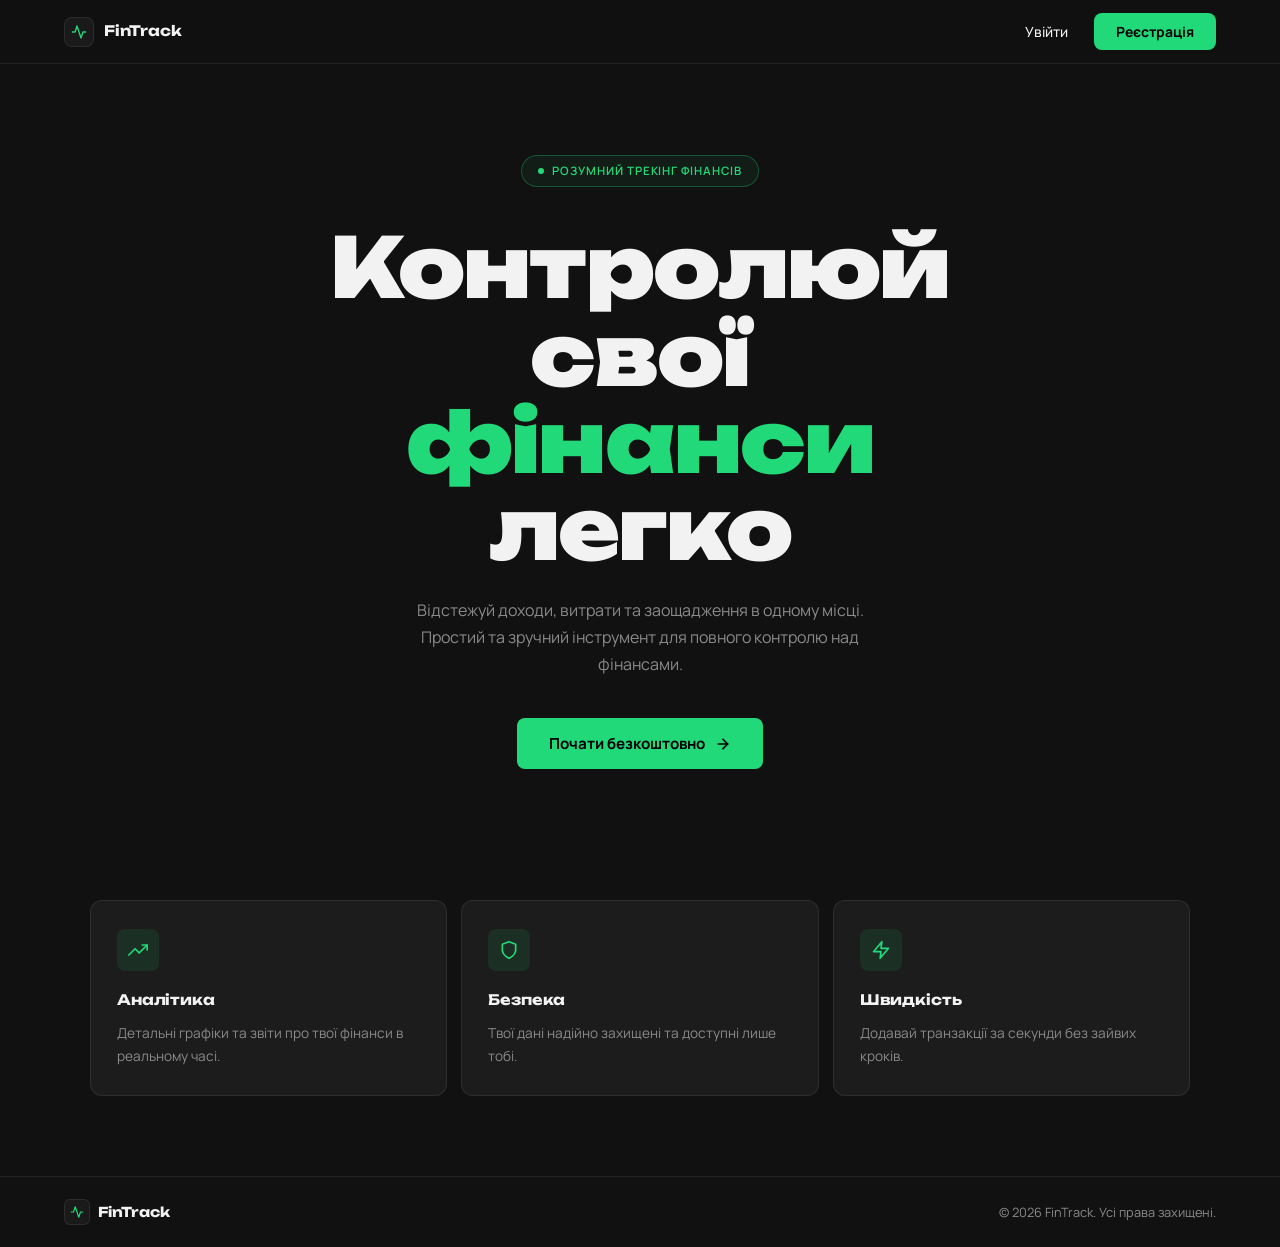
<file: frontend/index.html>
﻿<!DOCTYPE html>
<html lang="uk">
<head>
  <meta charset="UTF-8" />
  <meta name="viewport" content="width=device-width, initial-scale=1.0" />
  <title>FinTrack - Розумний трекінг фінансів</title>

  <link rel="preconnect" href="https://fonts.googleapis.com" />
  <link rel="preconnect" href="https://fonts.gstatic.com" crossorigin />
  <link href="https://fonts.googleapis.com/css2?family=Unbounded:wght@700;900&family=Manrope:wght@400;500;600;700&display=swap" rel="stylesheet" />

  <link rel="stylesheet" href="css/variables.css" />
  <link rel="stylesheet" href="css/base.css" />
  <link rel="stylesheet" href="css/navbar.css" />
  <link rel="stylesheet" href="css/footer.css" />
  <link rel="stylesheet" href="css/hero.css" />
  <link rel="stylesheet" href="css/cards.css" />
  <link rel="stylesheet" href="css/hover.css" />
</head>
<body>
  <nav class="navbar" id="navbar">
    <a class="navbar__logo" href="index.html" aria-label="FinTrack">
      <span class="navbar__logo-icon">
        <svg viewBox="0 0 24 24" fill="none" stroke="currentColor" stroke-width="2" stroke-linecap="round" stroke-linejoin="round" style="width:16px;height:16px;stroke:var(--accent)">
          <polyline points="22 12 18 12 15 21 9 3 6 12 2 12"></polyline>
        </svg>
      </span>
      FinTrack
    </a>
    <div class="navbar__actions">
      <button class="btn-ghost" type="button" data-auth-target="login">Увійти</button>
      <button class="btn-primary" type="button" data-auth-target="register">Реєстрація</button>
    </div>
    <button class="navbar__hamburger" id="hamburger" aria-label="Відкрити меню">
      <span></span><span></span><span></span>
    </button>
  </nav>

  <div class="navbar__mobile" id="mobileMenu">
    <button class="btn-ghost" type="button" data-auth-target="login">Увійти</button>
    <button class="btn-primary" type="button" data-auth-target="register">Реєстрація</button>
  </div>

  <section class="hero">
    <span class="hero__badge">
      <span class="hero__badge-dot"></span>
      Розумний трекінг фінансів
    </span>
    <h1 class="hero__title">Контролюй свої<br /><span class="accent">фінанси</span> легко</h1>
    <p class="hero__sub">
      Відстежуй доходи, витрати та заощадження в одному місці.
      Простий та зручний інструмент для повного контролю над фінансами.
    </p>
    <div class="hero__cta">
      <button class="btn-cta" type="button" data-auth-target="register">
        Почати безкоштовно
        <svg viewBox="0 0 24 24" fill="none" stroke="currentColor" stroke-width="2.5" stroke-linecap="round" stroke-linejoin="round" style="width:16px;height:16px">
          <line x1="5" y1="12" x2="19" y2="12"></line>
          <polyline points="12 5 19 12 12 19"></polyline>
        </svg>
      </button>
    </div>
  </section>

  <section class="cards-section">
    <div class="cards">
      <div class="card hover-lift hover-icon-scale">
        <div class="card__icon">
          <svg viewBox="0 0 24 24">
            <polyline points="23 6 13.5 15.5 8.5 10.5 1 18"></polyline>
            <polyline points="17 6 23 6 23 12"></polyline>
          </svg>
        </div>
        <h3 class="card__title">Аналітика</h3>
        <p class="card__text">Детальні графіки та звіти про твої фінанси в реальному часі.</p>
      </div>
      <div class="card hover-lift hover-icon-scale">
        <div class="card__icon">
          <svg viewBox="0 0 24 24">
            <path d="M12 22s8-4 8-10V5l-8-3-8 3v7c0 6 8 10 8 10z"></path>
          </svg>
        </div>
        <h3 class="card__title">Безпека</h3>
        <p class="card__text">Твої дані надійно захищені та доступні лише тобі.</p>
      </div>
      <div class="card hover-lift hover-icon-scale">
        <div class="card__icon">
          <svg viewBox="0 0 24 24">
            <polygon points="13 2 3 14 12 14 11 22 21 10 12 10 13 2"></polygon>
          </svg>
        </div>
        <h3 class="card__title">Швидкість</h3>
        <p class="card__text">Додавай транзакції за секунди без зайвих кроків.</p>
      </div>
    </div>
  </section>

  <footer class="footer">
    <a class="footer__logo" href="index.html" aria-label="FinTrack">
      <span class="footer__logo-icon">
        <svg viewBox="0 0 24 24" fill="none" stroke="currentColor" stroke-width="2" stroke-linecap="round" stroke-linejoin="round" style="width:14px;height:14px;stroke:var(--accent)">
          <polyline points="22 12 18 12 15 21 9 3 6 12 2 12"></polyline>
        </svg>
      </span>
      FinTrack
    </a>
    <p class="footer__copy">© 2026 FinTrack. Усі права захищені.</p>
  </footer>

  <script src="js/navbar.js"></script>
  <script src="js/main.js"></script>
</body>
</html>
</file>
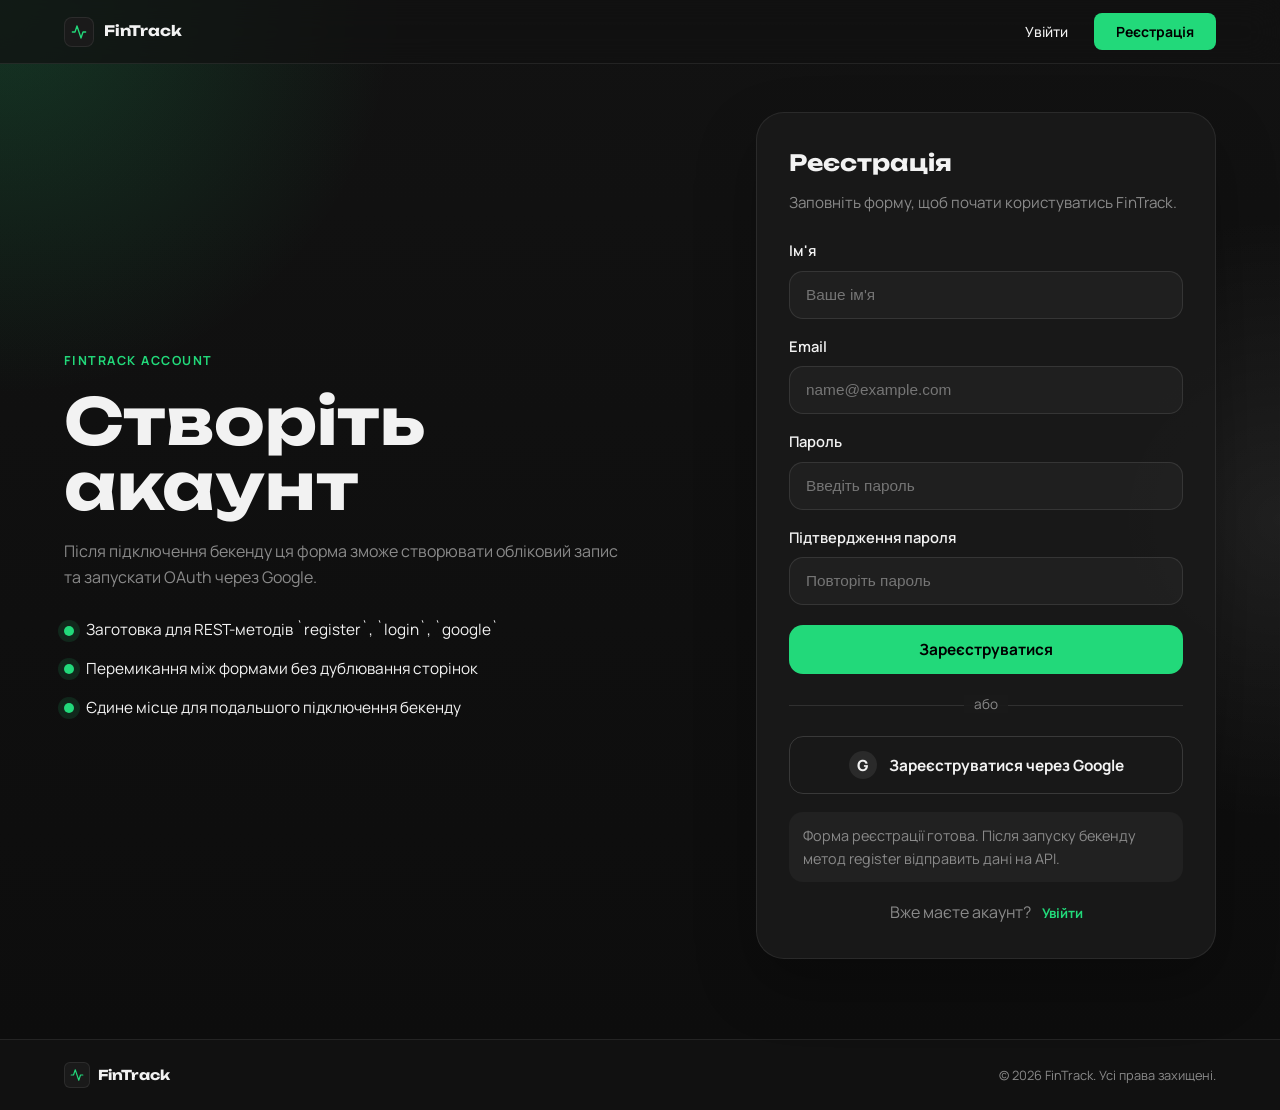
<file: frontend/auth.html>
﻿<!DOCTYPE html>
<html lang="uk">
<head>
  <meta charset="UTF-8" />
  <meta name="viewport" content="width=device-width, initial-scale=1.0" />
  <title>FinTrack - Авторизація</title>

  <link rel="preconnect" href="https://fonts.googleapis.com" />
  <link rel="preconnect" href="https://fonts.gstatic.com" crossorigin />
  <link href="https://fonts.googleapis.com/css2?family=Unbounded:wght@700;900&family=Manrope:wght@400;500;600;700&display=swap" rel="stylesheet" />

  <link rel="stylesheet" href="css/variables.css" />
  <link rel="stylesheet" href="css/base.css" />
  <link rel="stylesheet" href="css/navbar.css" />
  <link rel="stylesheet" href="css/footer.css" />
  <link rel="stylesheet" href="css/auth.css" />
</head>
<body>
  <nav class="navbar" id="navbar">
    <a class="navbar__logo" href="index.html" aria-label="FinTrack">
      <span class="navbar__logo-icon">
        <svg viewBox="0 0 24 24" fill="none" stroke="currentColor" stroke-width="2" stroke-linecap="round" stroke-linejoin="round" style="width:16px;height:16px;stroke:var(--accent)">
          <polyline points="22 12 18 12 15 21 9 3 6 12 2 12"></polyline>
        </svg>
      </span>
      FinTrack
    </a>

    <div class="navbar__actions">
      <button class="btn-ghost" type="button" data-switch-mode="login">Увійти</button>
      <button class="btn-primary" type="button" data-switch-mode="register">Реєстрація</button>
    </div>

    <button class="navbar__hamburger" id="hamburger" aria-label="Відкрити меню">
      <span></span><span></span><span></span>
    </button>
  </nav>

  <div class="navbar__mobile" id="mobileMenu">
    <button class="btn-ghost" type="button" data-switch-mode="login">Увійти</button>
    <button class="btn-primary" type="button" data-switch-mode="register">Реєстрація</button>
  </div>

  <main class="auth-page">
    <section class="auth-shell">
      <div class="auth-panel">
        <p class="auth-panel__eyebrow">FinTrack account</p>
        <h1 class="auth-panel__title" id="authTitle">Створіть акаунт</h1>
        <p class="auth-panel__text" id="authSubtitle">
          Після підключення бекенду ця форма зможе створювати обліковий запис та запускати OAuth через Google.
        </p>

        <div class="auth-panel__items">
          <div class="auth-panel__item">
            <span class="auth-panel__dot"></span>
            Заготовка для REST-методів `register`, `login`, `google`
          </div>
          <div class="auth-panel__item">
            <span class="auth-panel__dot"></span>
            Перемикання між формами без дублювання сторінок
          </div>
          <div class="auth-panel__item">
            <span class="auth-panel__dot"></span>
            Єдине місце для подальшого підключення бекенду
          </div>
        </div>
      </div>

      <section class="auth-card">
        <div class="auth-card__header">
          <h2 id="formHeading">Реєстрація</h2>
          <p id="formDescription">Заповніть форму, щоб почати користуватись FinTrack.</p>
        </div>

        <form class="auth-form" id="authForm" novalidate>
          <div class="auth-form__field" id="nameField">
            <label for="name">Ім'я</label>
            <input id="name" name="name" type="text" placeholder="Ваше ім'я" autocomplete="name" />
          </div>

          <div class="auth-form__field">
            <label for="email">Email</label>
            <input id="email" name="email" type="email" placeholder="name@example.com" autocomplete="email" required />
          </div>

          <div class="auth-form__field">
            <label for="password">Пароль</label>
            <input id="password" name="password" type="password" placeholder="Введіть пароль" autocomplete="current-password" required />
          </div>

          <div class="auth-form__field" id="confirmField">
            <label for="confirmPassword">Підтвердження пароля</label>
            <input id="confirmPassword" name="confirmPassword" type="password" placeholder="Повторіть пароль" autocomplete="new-password" />
          </div>

          <button class="auth-form__submit" type="submit" id="submitButton">Зареєструватися</button>
        </form>

        <div class="auth-divider">
          <span>або</span>
        </div>

        <button class="auth-google" type="button" id="googleButton">
          <span class="auth-google__icon">G</span>
          <span id="googleButtonText">Продовжити через Google</span>
        </button>

        <p class="auth-status" id="authStatus" aria-live="polite">
          Підключіть бекенд до `frontend/app.js`, щоб форма почала працювати з API.
        </p>

        <p class="auth-switch">
          <span id="switchPrompt">Вже маєте акаунт?</span>
          <button class="auth-switch__button" id="switchModeButton" type="button">Увійти</button>
        </p>
      </section>
    </section>
  </main>

  <footer class="footer">
    <a class="footer__logo" href="index.html" aria-label="FinTrack">
      <span class="footer__logo-icon">
        <svg viewBox="0 0 24 24" fill="none" stroke="currentColor" stroke-width="2" stroke-linecap="round" stroke-linejoin="round" style="width:14px;height:14px;stroke:var(--accent)">
          <polyline points="22 12 18 12 15 21 9 3 6 12 2 12"></polyline>
        </svg>
      </span>
      FinTrack
    </a>
    <p class="footer__copy">© 2026 FinTrack. Усі права захищені.</p>
  </footer>

  <script src="app.js"></script>
  <script src="js/navbar.js"></script>
  <script src="js/auth.js"></script>
</body>
</html>
</file>
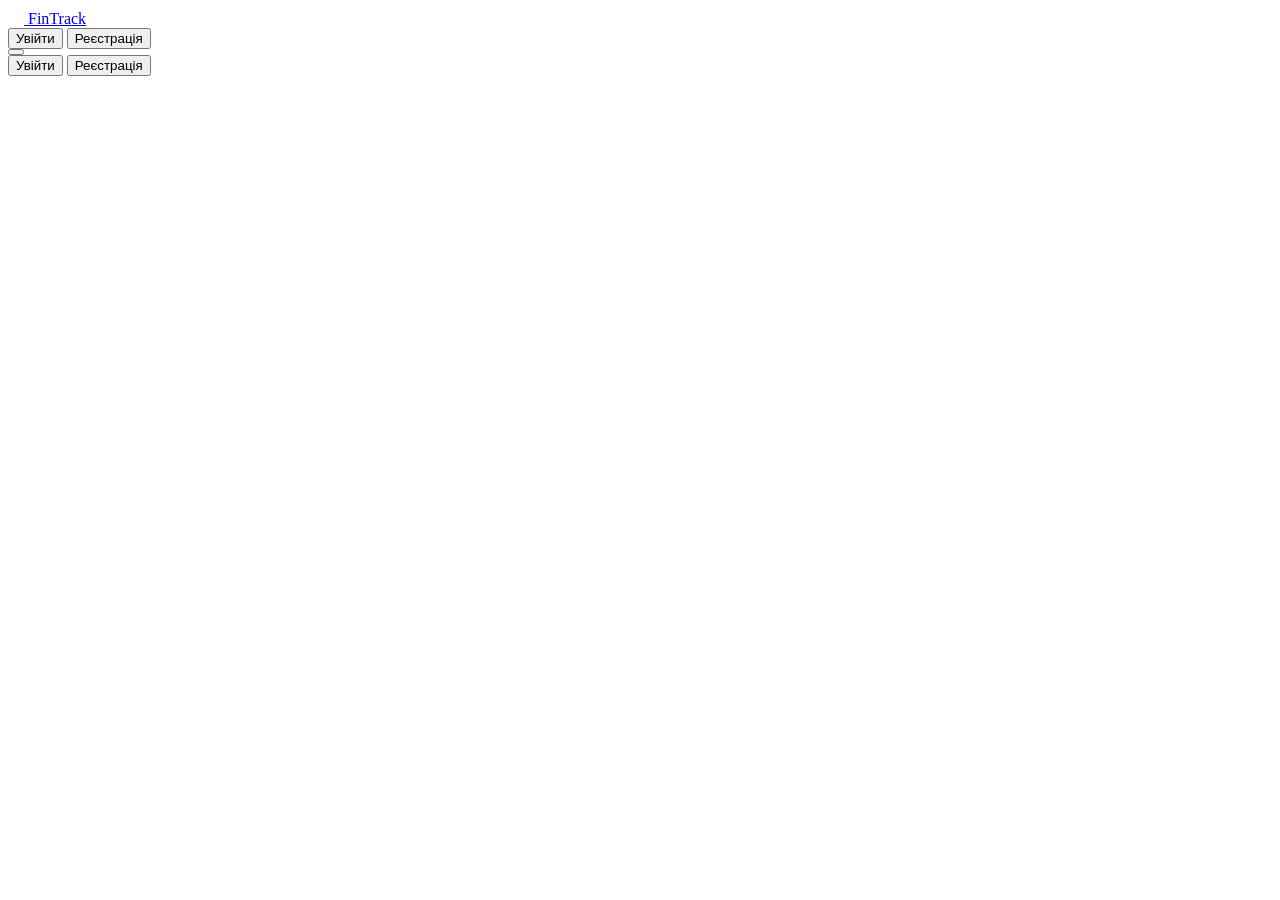
<file: frontend/components/header.html>
<!--
  ──────────────────────────────────────────
  components/header.html
  Reusable navbar snippet — paste inside <body>
  Requires: css/variables.css, css/base.css, css/navbar.css
            js/navbar.js
  ──────────────────────────────────────────
-->

<nav class="navbar" id="navbar">

  <a href="index.html" class="navbar__logo">
    <span class="navbar__logo-icon">
      <!-- Chart icon -->
      <svg viewBox="0 0 24 24" fill="none" stroke="currentColor"
           stroke-width="2" stroke-linecap="round" stroke-linejoin="round"
           style="width:16px;height:16px;stroke:var(--accent)">
        <polyline points="22 12 18 12 15 21 9 3 6 12 2 12"/>
      </svg>
    </span>
    FinTrack
  </a>

  <div class="navbar__actions">
    <button class="btn-ghost">Увійти</button>
    <button class="btn-primary">Реєстрація</button>
  </div>

  <button class="navbar__hamburger" id="hamburger" aria-label="Відкрити меню">
    <span></span>
    <span></span>
    <span></span>
  </button>

</nav>

<div class="navbar__mobile" id="mobileMenu">
  <button class="btn-ghost">Увійти</button>
  <button class="btn-primary">Реєстрація</button>
</div>
</file>
<file: frontend/css/variables.css>
﻿/* в”Ђв”Ђв”Ђв”Ђв”Ђв”Ђв”Ђв”Ђв”Ђв”Ђв”Ђв”Ђв”Ђв”Ђв”Ђв”Ђв”Ђв”Ђв”Ђв”Ђв”Ђв”Ђв”Ђв”Ђв”Ђв”Ђв”Ђв”Ђв”Ђв”Ђв”Ђв”Ђв”Ђв”Ђв”Ђв”Ђв”Ђв”Ђв”Ђв”Ђв”Ђв”Ђ
   variables.css вЂ” Design tokens
в”Ђв”Ђв”Ђв”Ђв”Ђв”Ђв”Ђв”Ђв”Ђв”Ђв”Ђв”Ђв”Ђв”Ђв”Ђв”Ђв”Ђв”Ђв”Ђв”Ђв”Ђв”Ђв”Ђв”Ђв”Ђв”Ђв”Ђв”Ђв”Ђв”Ђв”Ђв”Ђв”Ђв”Ђв”Ђв”Ђв”Ђв”Ђв”Ђв”Ђв”Ђв”Ђ */

:root {
  /* Colors */
  --bg:          #111111;
  --surface:     #1a1a1a;
  --card:        #1c1c1c;
  --border:      rgba(255, 255, 255, 0.08);
  --accent:      #22d97a;
  --accent-hover:#2ae882;
  --text:        #f2f2f2;
  --muted:       #8a8a8a;

  /* Typography */
  --font-display: 'Unbounded', sans-serif;
  --font-body:    'Manrope', sans-serif;

  /* Spacing */
  --section-px: 5%;
  --navbar-h:   64px;

  /* Radius */
  --radius-sm:  8px;
  --radius-md:  12px;
  --radius-lg:  16px;
}
</file>
<file: frontend/css/base.css>
/* ──────────────────────────────────────────
   base.css — Reset & global base
────────────────────────────────────────── */

*, *::before, *::after {
  box-sizing: border-box;
  margin: 0;
  padding: 0;
}

html {
  scroll-behavior: smooth;
}

body {
  background: var(--bg);
  color: var(--text);
  font-family: var(--font-body);
  font-size: 16px;
  line-height: 1.6;
  overflow-x: hidden;
  -webkit-font-smoothing: antialiased;
}

button {
  font-family: var(--font-body);
  cursor: pointer;
  border: none;
  background: none;
}

a {
  text-decoration: none;
  color: inherit;
}
</file>
<file: frontend/css/navbar.css>
/* ──────────────────────────────────────────
   navbar.css — Top navigation bar
────────────────────────────────────────── */

.navbar {
  position: fixed;
  top: 0; left: 0; right: 0;
  z-index: 100;
  height: var(--navbar-h);
  display: flex;
  align-items: center;
  justify-content: space-between;
  padding: 0 var(--section-px);
  background: rgba(17, 17, 17, 0.72);
  backdrop-filter: blur(16px);
  -webkit-backdrop-filter: blur(16px);
  border-bottom: 1px solid var(--border);
}

/* Logo */
.navbar__logo {
  display: flex;
  align-items: center;
  gap: 10px;
  font-family: var(--font-display);
  font-weight: 700;
  font-size: 0.9rem;
  color: var(--text);
}

.navbar__logo-icon {
  width: 30px;
  height: 30px;
  border-radius: var(--radius-sm);
  background: var(--surface);
  border: 1px solid var(--border);
  display: grid;
  place-items: center;
}

.navbar__logo-icon svg {
  width: 16px;
  height: 16px;
}

/* Nav actions */
.navbar__actions {
  display: flex;
  align-items: center;
  gap: 8px;
}

/* Ghost button */
.btn-ghost {
  color: var(--text);
  font-size: 0.875rem;
  font-weight: 500;
  padding: 8px 18px;
  border-radius: var(--radius-sm);
  transition: background 0.2s;
}

.btn-ghost:hover {
  background: rgba(255, 255, 255, 0.06);
}

/* Primary button */
.btn-primary {
  background: var(--accent);
  color: #000;
  font-weight: 700;
  font-size: 0.875rem;
  padding: 9px 22px;
  border-radius: var(--radius-sm);
  transition: background 0.2s, transform 0.15s;
}

.btn-primary:hover {
  background: var(--accent-hover);
  transform: translateY(-1px);
}

.btn-primary:active {
  transform: translateY(0);
}

/* Hamburger (mobile) */
.navbar__hamburger {
  display: none;
  flex-direction: column;
  gap: 5px;
  padding: 4px;
}

.navbar__hamburger span {
  display: block;
  width: 22px;
  height: 2px;
  background: var(--text);
  border-radius: 2px;
  transition: transform 0.3s, opacity 0.3s;
}

.navbar__hamburger.is-open span:nth-child(1) { transform: translateY(7px) rotate(45deg); }
.navbar__hamburger.is-open span:nth-child(2) { opacity: 0; }
.navbar__hamburger.is-open span:nth-child(3) { transform: translateY(-7px) rotate(-45deg); }

/* Mobile menu */
.navbar__mobile {
  display: none;
  flex-direction: column;
  gap: 4px;
  position: fixed;
  top: var(--navbar-h);
  left: 0; right: 0;
  background: rgba(17, 17, 17, 0.97);
  backdrop-filter: blur(20px);
  border-bottom: 1px solid var(--border);
  padding: 12px var(--section-px);
  z-index: 99;
}

.navbar__mobile.is-open {
  display: flex;
}

.navbar__mobile .btn-ghost,
.navbar__mobile .btn-primary {
  text-align: left;
  width: 100%;
  padding: 12px 16px;
}

/* ── Responsive ── */
@media (max-width: 640px) {
  .navbar__actions { display: none; }
  .navbar__hamburger { display: flex; }
}
</file>
<file: frontend/css/footer.css>
/* ──────────────────────────────────────────
   footer.css — Page footer
────────────────────────────────────────── */

.footer {
  position: relative;
  z-index: 1;
  border-top: 1px solid var(--border);
  padding: 22px var(--section-px);
  display: flex;
  align-items: center;
  justify-content: space-between;
  flex-wrap: wrap;
  gap: 10px;
}

.footer__logo {
  display: flex;
  align-items: center;
  gap: 8px;
  font-family: var(--font-display);
  font-weight: 700;
  font-size: 0.85rem;
  color: var(--text);
}

.footer__logo-icon {
  width: 26px;
  height: 26px;
  border-radius: 6px;
  background: var(--surface);
  border: 1px solid var(--border);
  display: grid;
  place-items: center;
}

.footer__logo-icon svg {
  width: 14px;
  height: 14px;
}

.footer__copy {
  color: var(--muted);
  font-size: 0.8rem;
}

/* ── Responsive ── */
@media (max-width: 640px) {
  .footer {
    flex-direction: column;
    text-align: center;
  }
}
</file>
<file: frontend/css/hero.css>
/* ──────────────────────────────────────────
   hero.css — Hero section
────────────────────────────────────────── */

.hero {
  position: relative;
  z-index: 1;
  min-height: 100vh;
  display: flex;
  flex-direction: column;
  align-items: center;
  justify-content: center;
  text-align: center;
  padding: calc(var(--navbar-h) + 40px) var(--section-px) 80px;
}

/* Badge */
.hero__badge {
  display: inline-flex;
  align-items: center;
  gap: 8px;
  border: 1px solid rgba(34, 217, 122, 0.3);
  background: rgba(34, 217, 122, 0.06);
  color: var(--accent);
  font-size: 0.72rem;
  font-weight: 600;
  letter-spacing: 0.08em;
  text-transform: uppercase;
  padding: 6px 16px;
  border-radius: 999px;
  margin-bottom: 36px;
}

.hero__badge-dot {
  width: 6px;
  height: 6px;
  border-radius: 50%;
  background: var(--accent);
}

/* Heading */
.hero__title {
  font-family: var(--font-display);
  font-weight: 900;
  font-size: clamp(2.6rem, 6.5vw, 5.8rem);
  line-height: 1.05;
  letter-spacing: -0.02em;
  max-width: 720px;
}

.hero__title .accent {
  color: var(--accent);
}

/* Subtitle */
.hero__sub {
  margin-top: 24px;
  color: var(--muted);
  font-size: clamp(0.9rem, 1.8vw, 1rem);
  max-width: 460px;
  line-height: 1.7;
}

/* CTA button */
.hero__cta {
  margin-top: 40px;
}

.btn-cta {
  display: inline-flex;
  align-items: center;
  gap: 10px;
  background: var(--accent);
  color: #000;
  font-weight: 700;
  font-size: 0.95rem;
  padding: 15px 32px;
  border-radius: var(--radius-sm);
  transition: background 0.2s, transform 0.15s;
}

.btn-cta:hover {
  background: var(--accent-hover);
  transform: translateY(-1px);
}

.btn-cta:active {
  transform: translateY(0);
}

/* ── Responsive ── */
@media (max-width: 640px) {
  .hero {
    padding-bottom: 60px;
  }
}
</file>
<file: frontend/css/cards.css>
/* ──────────────────────────────────────────
   cards.css — Feature cards section
────────────────────────────────────────── */

.cards-section {
  position: relative;
  z-index: 1;
  padding: 0 var(--section-px) 80px;
}

.cards {
  display: grid;
  grid-template-columns: repeat(3, 1fr);
  gap: 14px;
  max-width: 1100px;
  margin: 0 auto;
}

.card {
  background: var(--card);
  border: 1px solid var(--border);
  border-radius: var(--radius-md);
  padding: 28px 26px;
  transition: border-color 0.25s, transform 0.25s;
}

.card__icon {
  width: 42px;
  height: 42px;
  border-radius: var(--radius-sm);
  background: rgba(34, 217, 122, 0.1);
  display: grid;
  place-items: center;
  margin-bottom: 18px;
}

.card__icon svg {
  width: 20px;
  height: 20px;
  stroke: var(--accent);
  fill: none;
  stroke-width: 2;
  stroke-linecap: round;
  stroke-linejoin: round;
}

.card__title {
  font-family: var(--font-display);
  font-weight: 700;
  font-size: 0.9rem;
  margin-bottom: 10px;
  letter-spacing: -0.01em;
}

.card__text {
  color: var(--muted);
  font-size: 0.855rem;
  line-height: 1.65;
}

/* ── Responsive ── */
@media (max-width: 900px) {
  .cards { grid-template-columns: repeat(2, 1fr); }
}

@media (max-width: 560px) {
  .cards { grid-template-columns: 1fr; }
}
</file>
<file: frontend/css/hover.css>
/* ──────────────────────────────────────────
   hover.css — Reusable hover effects
   Import on any page that needs them
────────────────────────────────────────── */

/* Card lift on hover */
.hover-lift {
  transition: transform 0.25s ease, border-color 0.25s ease, box-shadow 0.25s ease;
}

.hover-lift:hover {
  transform: translateY(-5px);
  border-color: rgba(34, 217, 122, 0.2) !important;
  box-shadow: 0 12px 40px rgba(0, 0, 0, 0.4);
}

/* Glow border on hover */
.hover-glow {
  transition: box-shadow 0.25s ease, border-color 0.25s ease;
}

.hover-glow:hover {
  box-shadow: 0 0 0 1px rgba(34, 217, 122, 0.25),
              0 8px 32px rgba(34, 217, 122, 0.1);
  border-color: rgba(34, 217, 122, 0.25) !important;
}

/* Fade dim on hover (for links, muted items) */
.hover-dim {
  transition: opacity 0.2s ease;
}

.hover-dim:hover {
  opacity: 0.7;
}

/* Accent text on hover */
.hover-accent {
  transition: color 0.2s ease;
}

.hover-accent:hover {
  color: var(--accent);
}

/* Scale icon on hover */
.hover-icon-scale .card__icon,
.hover-icon-scale .step__num {
  transition: transform 0.25s ease, background 0.25s ease;
}

.hover-icon-scale:hover .card__icon,
.hover-icon-scale:hover .step__num {
  transform: scale(1.08);
  background: rgba(34, 217, 122, 0.18);
}
</file>
<file: frontend/css/auth.css>
﻿.auth-page {
  min-height: 100vh;
  padding: calc(var(--navbar-h) + 48px) var(--section-px) 80px;
  background:
    radial-gradient(circle at top left, rgba(34, 217, 122, 0.18), transparent 24%),
    radial-gradient(circle at right center, rgba(255, 255, 255, 0.07), transparent 22%),
    linear-gradient(180deg, #121212 0%, #0d0d0d 100%);
}

.auth-shell {
  max-width: 1180px;
  margin: 0 auto;
  display: grid;
  grid-template-columns: minmax(280px, 1fr) minmax(320px, 460px);
  gap: 40px;
  align-items: center;
}

.auth-panel__eyebrow {
  color: var(--accent);
  text-transform: uppercase;
  letter-spacing: 0.12em;
  font-size: 0.78rem;
  font-weight: 700;
}

.auth-panel__title {
  margin-top: 18px;
  font-family: 'Unbounded', sans-serif;
  font-size: clamp(2.4rem, 5vw, 4.4rem);
  line-height: 1.02;
}

.auth-panel__text {
  margin-top: 20px;
  max-width: 560px;
  color: var(--muted);
  font-size: 1rem;
}

.auth-panel__items {
  margin-top: 28px;
  display: grid;
  gap: 14px;
}

.auth-panel__item {
  display: flex;
  align-items: center;
  gap: 12px;
  color: var(--text);
  font-size: 0.96rem;
}

.auth-panel__dot {
  width: 10px;
  height: 10px;
  border-radius: 999px;
  background: var(--accent);
  box-shadow: 0 0 0 6px rgba(34, 217, 122, 0.12);
}

.auth-card {
  border: 1px solid var(--border);
  background: rgba(26, 26, 26, 0.92);
  border-radius: 28px;
  padding: 32px;
  box-shadow: 0 26px 60px rgba(0, 0, 0, 0.28);
}

.auth-card__header h2 {
  font-family: 'Unbounded', sans-serif;
  font-size: 1.4rem;
}

.auth-card__header p {
  margin-top: 10px;
  color: var(--muted);
  font-size: 0.95rem;
}

.auth-form {
  margin-top: 24px;
  display: grid;
  gap: 16px;
}

.auth-form__field {
  display: grid;
  gap: 8px;
}

.auth-form__field label {
  font-size: 0.92rem;
  font-weight: 600;
}

.auth-form__field input {
  width: 100%;
  border: 1px solid rgba(255, 255, 255, 0.1);
  background: rgba(255, 255, 255, 0.03);
  border-radius: 14px;
  padding: 14px 16px;
  color: var(--text);
  font-size: 0.96rem;
  outline: none;
  transition: border-color 0.2s, background 0.2s;
}

.auth-form__field input:focus {
  border-color: rgba(34, 217, 122, 0.75);
  background: rgba(255, 255, 255, 0.05);
}

.auth-form__submit,
.auth-google {
  width: 100%;
  border-radius: 14px;
  padding: 14px 16px;
  font-weight: 700;
  font-size: 0.96rem;
  transition: transform 0.15s, background 0.2s, border-color 0.2s;
}

.auth-form__submit {
  margin-top: 4px;
  background: var(--accent);
  color: #000;
}

.auth-form__submit:hover,
.auth-google:hover {
  transform: translateY(-1px);
}

.auth-google {
  display: inline-flex;
  align-items: center;
  justify-content: center;
  gap: 12px;
  background: transparent;
  color: var(--text);
  border: 1px solid rgba(255, 255, 255, 0.14);
}

.auth-google__icon {
  width: 28px;
  height: 28px;
  border-radius: 999px;
  display: grid;
  place-items: center;
  background: rgba(255, 255, 255, 0.08);
  font-weight: 800;
}

.auth-divider {
  margin: 20px 0;
  position: relative;
  text-align: center;
  color: var(--muted);
  font-size: 0.85rem;
}

.auth-divider::before {
  content: '';
  position: absolute;
  top: 50%;
  left: 0;
  right: 0;
  border-top: 1px solid rgba(255, 255, 255, 0.1);
}

.auth-divider span {
  position: relative;
  padding: 0 10px;
  background: rgba(26, 26, 26, 0.92);
}

.auth-status {
  margin-top: 18px;
  min-height: 48px;
  padding: 12px 14px;
  border-radius: 14px;
  background: rgba(255, 255, 255, 0.04);
  color: var(--muted);
  font-size: 0.9rem;
}

.auth-status.is-error {
  color: #ffb4b4;
  background: rgba(255, 89, 89, 0.08);
}

.auth-status.is-success {
  color: #8ff0b8;
  background: rgba(34, 217, 122, 0.1);
}

.auth-switch {
  margin-top: 18px;
  text-align: center;
  color: var(--muted);
}

.auth-switch__button {
  color: var(--accent);
  font-weight: 700;
  margin-left: 8px;
}

@media (max-width: 900px) {
  .auth-shell {
    grid-template-columns: 1fr;
  }

  .auth-panel {
    text-align: center;
  }

  .auth-panel__items {
    justify-items: center;
  }
}

@media (max-width: 640px) {
  .auth-page {
    padding-bottom: 56px;
  }

  .auth-card {
    padding: 24px 18px;
    border-radius: 22px;
  }
}
</file>
